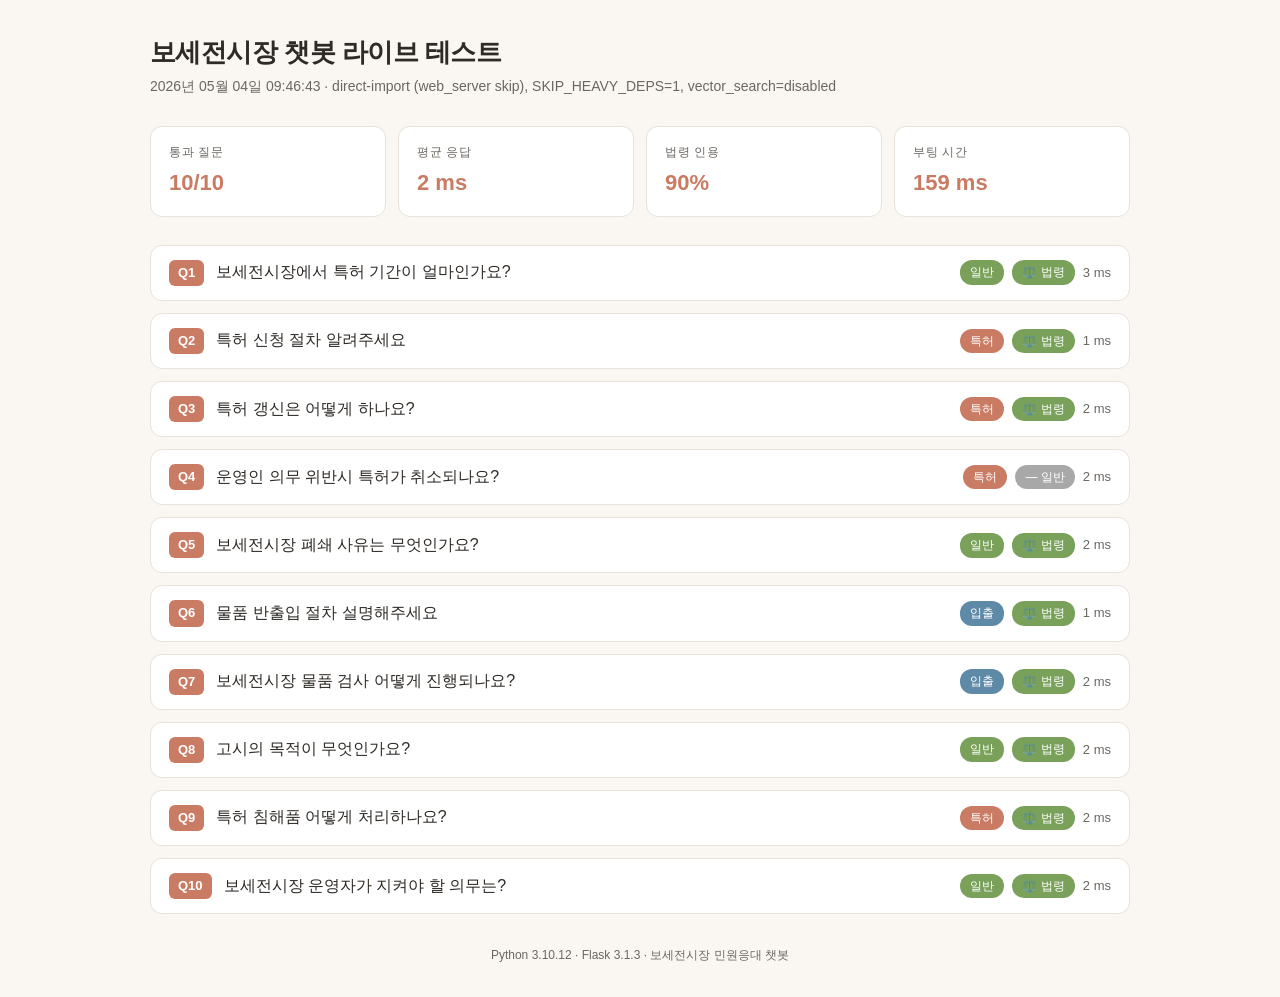
<file: reports/live_chatbot_test_20260504_094643.html>
<!doctype html>
<html lang="ko">
<head>
<meta charset="utf-8">
<title>보세전시장 챗봇 라이브 테스트 — 20260504_094643</title>
<style>
  :root {
    --bg: #faf7f2;
    --paper: #ffffff;
    --ink: #2e2a26;
    --ink-soft: #6b6660;
    --accent: #c97b63;
    --line: #e8e2d8;
  }
  * { box-sizing: border-box; }
  body {
    margin: 0; padding: 32px 20px;
    background: var(--bg);
    color: var(--ink);
    font-family: -apple-system, "Segoe UI", "Apple SD Gothic Neo", "Malgun Gothic", sans-serif;
    line-height: 1.55;
  }
  .wrap { max-width: 980px; margin: 0 auto; }
  h1 { font-size: 26px; margin: 0 0 4px; letter-spacing: -0.02em; }
  .sub { color: var(--ink-soft); margin-bottom: 28px; font-size: 14px; }
  .summary {
    display: grid; grid-template-columns: repeat(auto-fit, minmax(160px, 1fr));
    gap: 12px; margin-bottom: 28px;
  }
  .stat {
    background: var(--paper); border: 1px solid var(--line);
    border-radius: 12px; padding: 16px 18px;
  }
  .stat .label { font-size: 12px; color: var(--ink-soft); text-transform: uppercase; letter-spacing: 0.05em; }
  .stat .value { font-size: 22px; font-weight: 600; margin-top: 4px; color: var(--accent); }
  .card {
    background: var(--paper); border: 1px solid var(--line);
    border-radius: 12px; margin-bottom: 12px; overflow: hidden;
    transition: box-shadow 0.2s;
  }
  .card[open] { box-shadow: 0 2px 12px rgba(0,0,0,0.04); }
  summary {
    list-style: none; cursor: pointer; padding: 14px 18px;
    display: flex; align-items: center; gap: 12px; flex-wrap: wrap;
  }
  summary::-webkit-details-marker { display: none; }
  .num {
    background: var(--accent); color: white; font-weight: 600;
    padding: 3px 9px; border-radius: 6px; font-size: 13px; flex-shrink: 0;
  }
  .q { flex: 1; min-width: 240px; font-weight: 500; }
  .meta { display: flex; gap: 8px; align-items: center; flex-shrink: 0; }
  .pill {
    color: white; padding: 3px 10px; border-radius: 12px;
    font-size: 12px; font-weight: 500;
  }
  .time { color: var(--ink-soft); font-size: 13px; font-variant-numeric: tabular-nums; }
  .body { padding: 0 18px 18px; border-top: 1px solid var(--line); }
  .info {
    display: flex; gap: 18px; flex-wrap: wrap;
    padding: 12px 0; color: var(--ink-soft); font-size: 13px;
  }
  .info b { color: var(--ink); }
  pre {
    background: #f5f1ea; border: 1px solid var(--line); border-radius: 8px;
    padding: 14px; white-space: pre-wrap; word-break: break-word;
    font-family: "SF Mono", "Consolas", monospace; font-size: 13px;
    color: var(--ink); line-height: 1.6;
  }
  pre.legal { background: #f0eadf; border-color: #d8c8a8; }
  pre.error { background: #fbe9e7; border-color: #d4a8a0; color: #8a3a30; }
  footer { margin-top: 32px; color: var(--ink-soft); font-size: 12px; text-align: center; }
</style>
</head>
<body>
<div class="wrap">
  <h1>보세전시장 챗봇 라이브 테스트</h1>
  <div class="sub">2026년 05월 04일 09:46:43 · direct-import (web_server skip), SKIP_HEAVY_DEPS=1, vector_search=disabled</div>
  <div class="summary">
    <div class="stat"><div class="label">통과 질문</div><div class="value">10/10</div></div>
    <div class="stat"><div class="label">평균 응답</div><div class="value">2 ms</div></div>
    <div class="stat"><div class="label">법령 인용</div><div class="value">90%</div></div>
    <div class="stat"><div class="label">부팅 시간</div><div class="value">159 ms</div></div>
  </div>
  
    <details class="card">
      <summary>
        <span class="num">Q1</span>
        <span class="q">보세전시장에서 특허 기간이 얼마인가요?</span>
        <span class="meta">
          <span class="pill" style="background:#7aa15a">일반</span>
          <span class="pill" style="background:#7aa15a">⚖️ 법령</span>
          <span class="time">3 ms</span>
        </span>
      </summary>
      <div class="body">
        <div class="info">
          <span><b>카테고리:</b> EXHIBITION</span>
          <span><b>의도:</b> permit_need (0.17)</span>
          <span><b>위험도:</b> high</span>
        </div>
        <pre class="answer">문의하신 내용은 [전시/사용]에 관한 사항입니다.

결론:
- 보세전시장은 박람회,전람회,견본품 전시회 등의 운영을 위한 외국물품을 장치,전시,사용할 수 있는 곳입니다.

설명:
1. 보세전시장은 박람회·전람회·견본품 전시회 등의 운영을 위한 외국물품을 장치·전시·사용할 수 있는 곳입니다. 다만 전시 물품이 식품·의약품·의료기기·검역 대상 등 타법 요건에 해당하는 경우, 해당 법령의 요건도 함께 충족해야 합니다. 전시 가능 여부는 물품의 성질과 행사 목적에 따라 달라지므로 관할 세관과 사전 협의하는 것이 안전합니다.

민원인이 확인할 사항:
- 해당 물품은 외국물품인가요?
- 행사 목적이 전시인가요, 판매인가요, 시식·증정인가요?
- 행사 장소가 보세전시장 특허를 받은 곳인가요?

근거:
- 관세법 제190조
- 보세전시장 운영에 관한 고시

안내:
- 본 답변은 일반적인 안내용 설명이며, 구체적인 사실관계에 따라 달라질 수 있습니다.
- 최종 처리는 관할 세관 또는 해당 소관기관 확인이 필요합니다.

[면책조항] 본 답변은 법적 효력이 없으며, 정확한 사항은 관할 세관에 문의하시기 바랍니다. 구체적인 사실관계에 따라 다르게 적용될 수 있습니다.</pre>
        <pre class="legal">(법조항 인용)</pre>
        
      </div>
    </details>
    <details class="card">
      <summary>
        <span class="num">Q2</span>
        <span class="q">특허 신청 절차 알려주세요</span>
        <span class="meta">
          <span class="pill" style="background:#c97b63">특허</span>
          <span class="pill" style="background:#7aa15a">⚖️ 법령</span>
          <span class="time">1 ms</span>
        </span>
      </summary>
      <div class="body">
        <div class="info">
          <span><b>카테고리:</b> LICENSE</span>
          <span><b>의도:</b> inbound_declaration (0.17)</span>
          <span><b>위험도:</b> low</span>
        </div>
        <pre class="answer">문의하신 내용은 [특허/운영]에 관한 사항입니다.

결론:
- 보세전시장 운영에 관한 고시에는 특허장소, 특허신청 관련 규정이 있으며, 보세전시장으로 특허받을 수 있는 장소와 신청 절차가 규정되어 있습니다.

설명:
1. 보세전시장 운영에 관한 고시에는 특허장소, 특허신청 관련 규정이 있으며, 보세전시장으로 특허받을 수 있는 장소와 신청 절차가 규정되어 있습니다. 실제 신청인은 행사 장소, 운영 계획, 반입 예정 물품, 관리 체계 등을 기준으로 관할 세관과 사전협의하는 것이 안전합니다.

민원인이 확인할 사항:
- 해당 물품은 외국물품인가요?
- 행사 장소가 보세전시장 특허를 받은 곳인가요?

근거:
- 보세전시장 운영에 관한 고시 제4조(특허장소)
- 보세전시장 운영에 관한 고시 제6조(특허신청)

안내:
- 본 답변은 일반적인 안내용 설명이며, 구체적인 사실관계에 따라 달라질 수 있습니다.
- 최종 처리는 관할 세관 또는 해당 소관기관 확인이 필요합니다.</pre>
        <pre class="legal">(법조항 인용)</pre>
        
      </div>
    </details>
    <details class="card">
      <summary>
        <span class="num">Q3</span>
        <span class="q">특허 갱신은 어떻게 하나요?</span>
        <span class="meta">
          <span class="pill" style="background:#c97b63">특허</span>
          <span class="pill" style="background:#7aa15a">⚖️ 법령</span>
          <span class="time">2 ms</span>
        </span>
      </summary>
      <div class="body">
        <div class="info">
          <span><b>카테고리:</b> LICENSE</span>
          <span><b>의도:</b> permit_change_or_extension (0.17)</span>
          <span><b>위험도:</b> low</span>
        </div>
        <pre class="answer">문의하신 내용은 [특허/운영]에 관한 사항입니다.

결론:
- 보세전시장의 특허기간은 행사 회기를 기준으로 설정되며, 행사 연장 등으로 특허기간 변경이 필요한 경우 관할 세관에 변경 신청을 해야 합니다.

설명:
1. 보세전시장의 특허기간은 행사 회기를 기준으로 설정되며, 행사 연장 등으로 특허기간 변경이 필요한 경우 관할 세관에 변경 신청을 해야 합니다. 구체적인 갱신·연장 절차와 가능 여부는 관할 세관에서 심사합니다.

민원인이 확인할 사항:
- 해당 물품은 외국물품인가요?
- 행사 장소가 보세전시장 특허를 받은 곳인가요?

근거:
- 보세전시장 운영에 관한 고시 제5조(특허기간)

안내:
- 본 답변은 일반적인 안내용 설명이며, 구체적인 사실관계에 따라 달라질 수 있습니다.
- 최종 처리는 관할 세관 또는 해당 소관기관 확인이 필요합니다.</pre>
        <pre class="legal">(법조항 인용)</pre>
        
      </div>
    </details>
    <details class="card">
      <summary>
        <span class="num">Q4</span>
        <span class="q">운영인 의무 위반시 특허가 취소되나요?</span>
        <span class="meta">
          <span class="pill" style="background:#c97b63">특허</span>
          <span class="pill" style="background:#a8a8a8">— 일반</span>
          <span class="time">2 ms</span>
        </span>
      </summary>
      <div class="body">
        <div class="info">
          <span><b>카테고리:</b> PENALTIES</span>
          <span><b>의도:</b> inventory_management (0.17)</span>
          <span><b>위험도:</b> high</span>
        </div>
        <pre class="answer">문의하신 내용은 [벌칙/제재]에 관한 사항입니다.

결론:
- 보세전시장 운영인이 관세법 및 관련 고시상 의무를 위반하는 경우, 특허 취소, 업무 정지, 과태료 등의 행정 처분이 가능합니다.

설명:
1. 보세전시장 운영인이 관세법 및 관련 고시상 의무를 위반하는 경우, 특허 취소, 업무 정지, 과태료 등의 행정 처분이 가능합니다. 구체적인 처분 기준은 위반 유형과 경중에 따라 다르며, 관세청 보세산업과 또는 관할 세관에서 판단합니다.

민원인이 확인할 사항:
- 해당 물품은 외국물품인가요?
- 이미 관할 세관과 사전 협의를 하셨나요?

근거:
- 관세법
- 보세전시장 운영에 관한 고시

안내:
- 본 답변은 일반적인 안내용 설명이며, 구체적인 사실관계에 따라 달라질 수 있습니다.
- 최종 처리는 관할 세관 또는 해당 소관기관 확인이 필요합니다.

[면책조항] 본 답변은 법적 효력이 없으며, 정확한 사항은 관할 세관에 문의하시기 바랍니다. 구체적인 사실관계에 따라 다르게 적용될 수 있습니다.</pre>
        
        
      </div>
    </details>
    <details class="card">
      <summary>
        <span class="num">Q5</span>
        <span class="q">보세전시장 폐쇄 사유는 무엇인가요?</span>
        <span class="meta">
          <span class="pill" style="background:#7aa15a">일반</span>
          <span class="pill" style="background:#7aa15a">⚖️ 법령</span>
          <span class="time">2 ms</span>
        </span>
      </summary>
      <div class="body">
        <div class="info">
          <span><b>카테고리:</b> GENERAL</span>
          <span><b>의도:</b> permit_need (0.17)</span>
          <span><b>위험도:</b> medium</span>
        </div>
        <pre class="answer">문의하신 내용은 [제도 일반]에 관한 사항입니다.

결론:
- 보세전시장은 박람회, 전람회, 견본품 전시회 등의 운영을 위해 외국물품을 장치,전시,사용할 수 있는 보세구역입니다.

설명:
1. 보세전시장은 박람회, 전람회, 견본품 전시회 등의 운영을 위해 외국물품을 장치·전시·사용할 수 있는 보세구역입니다. 일반 창고나 일반 행사장과는 달리, 전시 목적의 외국물품을 일정한 통제 아래 둘 수 있는 특별한 제도입니다.

민원인이 확인할 사항:
- 해당 물품은 외국물품인가요?

근거:
- 관세법 제190조

안내:
- 본 답변은 일반적인 안내용 설명이며, 구체적인 사실관계에 따라 달라질 수 있습니다.
- 최종 처리는 관할 세관 또는 해당 소관기관 확인이 필요합니다.

[면책조항] 본 안내는 일반적인 참고 정보이며, 구체적인 사실관계에 따라 달라질 수 있습니다. 최종 처리는 관할 세관 또는 해당 소관기관 확인이 필요합니다.</pre>
        <pre class="legal">(법조항 인용)</pre>
        
      </div>
    </details>
    <details class="card">
      <summary>
        <span class="num">Q6</span>
        <span class="q">물품 반출입 절차 설명해주세요</span>
        <span class="meta">
          <span class="pill" style="background:#5e8aa8">입출</span>
          <span class="pill" style="background:#7aa15a">⚖️ 법령</span>
          <span class="time">1 ms</span>
        </span>
      </summary>
      <div class="body">
        <div class="info">
          <span><b>카테고리:</b> IMPORT_EXPORT</span>
          <span><b>의도:</b> inbound_declaration (0.17)</span>
          <span><b>위험도:</b> medium</span>
        </div>
        <pre class="answer">문의하신 내용은 [반입/반출]에 관한 사항입니다.

결론:
- 네. 보세전시장 운영에 관한 고시에 따르면 보세전시장에 물품을 반출입하려는 자는 세관장에게 반출입신고를 해야 합니다.

설명:
1. 네. 보세전시장 운영에 관한 고시에 따르면 보세전시장에 물품을 반출입하려는 자는 세관장에게 반출입신고를 해야 합니다. 또한 반입신고된 외국물품이 보세전시장에 반입된 경우 운영인은 세관공무원의 검사를 받아야 합니다.

민원인이 확인할 사항:
- 해당 물품은 외국물품인가요?
- 물품을 행사 후 재반출(해외 반송)할 예정인가요, 국내 판매할 예정인가요?
- 행사 장소가 보세전시장 특허를 받은 곳인가요?

근거:
- 보세전시장 운영에 관한 고시 제10조(반출입의 신고)
- 보세전시장 운영에 관한 고시 제11조(물품검사)

안내:
- 본 답변은 일반적인 안내용 설명이며, 구체적인 사실관계에 따라 달라질 수 있습니다.
- 최종 처리는 관할 세관 또는 해당 소관기관 확인이 필요합니다.

[면책조항] 본 안내는 일반적인 참고 정보이며, 구체적인 사실관계에 따라 달라질 수 있습니다. 최종 처리는 관할 세관 또는 해당 소관기관 확인이 필요합니다.</pre>
        <pre class="legal">(법조항 인용)</pre>
        
      </div>
    </details>
    <details class="card">
      <summary>
        <span class="num">Q7</span>
        <span class="q">보세전시장 물품 검사 어떻게 진행되나요?</span>
        <span class="meta">
          <span class="pill" style="background:#5e8aa8">입출</span>
          <span class="pill" style="background:#7aa15a">⚖️ 법령</span>
          <span class="time">2 ms</span>
        </span>
      </summary>
      <div class="body">
        <div class="info">
          <span><b>카테고리:</b> FOOD_TASTING</span>
          <span><b>의도:</b> permit_need (0.17)</span>
          <span><b>위험도:</b> medium</span>
        </div>
        <pre class="answer">문의하신 내용은 [시식용 식품]에 관한 사항입니다.

결론:
- 원칙적으로 수입식품은 세관장확인 생략이 불가합니다.

설명:
1. 원칙적으로 수입식품은 세관장확인 생략이 불가합니다. 다만 수입식품안전관리특별법 시행규칙 별표 9 제1호 등에 해당하는 일부 식품은 예외가 있을 수 있습니다. 관세청 FAQ에는 보세전시장 운영자가 박람회 등 행사에서 홍보 및 시식용으로 사용하기 위해 전시용품 또는 증여물품으로 반입신고하는 수입식품 등에 관한 예외 규정이 소개되어 있습니다. 실무적으로는 식약처 요건까지 함께 확인해야 합니다.

민원인이 확인할 사항:
- 해당 물품은 외국물품인가요?
- 행사 목적이 전시인가요, 판매인가요, 시식·증정인가요?
- 해당 물품이 식품·의료기기·검역대상 등 타법 요건에 해당하나요?

근거:
- 관세법 제226조 관련 관세청 FAQ
- 관세청 고객지원센터 FAQ: 보세전시장 시식용 식품 수입신고 요건확인

추가 안내:
- 시식용 식품의 요건확인·검역·식약처 협업 사항은 복합적이므로, 관세청 고객지원센터(125) 또는 관할 세관에 문의하시기 바랍니다.

안내:
- 본 답변은 일반적인 안내용 설명이며, 구체적인 사실관계에 따라 달라질 수 있습니다.
- 최종 처리는 관할 세관 또는 해당 소관기관 확인이 필요합니다.

[면책조항] 본 안내는 일반적인 참고 정보이며, 구체적인 사실관계에 따라 달라질 수 있습니다. 최종 처리는 관할 세관 또는 해당 소관기관 확인이 필요합니다.</pre>
        <pre class="legal">(법조항 인용)</pre>
        
      </div>
    </details>
    <details class="card">
      <summary>
        <span class="num">Q8</span>
        <span class="q">고시의 목적이 무엇인가요?</span>
        <span class="meta">
          <span class="pill" style="background:#7aa15a">일반</span>
          <span class="pill" style="background:#7aa15a">⚖️ 법령</span>
          <span class="time">2 ms</span>
        </span>
      </summary>
      <div class="body">
        <div class="info">
          <span><b>카테고리:</b> GENERAL</span>
          <span><b>의도:</b> unknown (0.00)</span>
          <span><b>위험도:</b> low</span>
        </div>
        <pre class="answer">문의하신 내용은 [제도 일반]에 관한 사항입니다.

결론:
- 보세전시장은 박람회, 전람회, 견본품 전시회 등의 운영을 위해 외국물품을 장치,전시,사용할 수 있는 보세구역입니다.

설명:
1. 보세전시장은 박람회, 전람회, 견본품 전시회 등의 운영을 위해 외국물품을 장치·전시·사용할 수 있는 보세구역입니다. 일반 창고나 일반 행사장과는 달리, 전시 목적의 외국물품을 일정한 통제 아래 둘 수 있는 특별한 제도입니다.

민원인이 확인할 사항:
- 해당 물품은 외국물품인가요?

근거:
- 관세법 제190조

안내:
- 본 답변은 일반적인 안내용 설명이며, 구체적인 사실관계에 따라 달라질 수 있습니다.
- 최종 처리는 관할 세관 또는 해당 소관기관 확인이 필요합니다.</pre>
        <pre class="legal">(법조항 인용)</pre>
        
      </div>
    </details>
    <details class="card">
      <summary>
        <span class="num">Q9</span>
        <span class="q">특허 침해품 어떻게 처리하나요?</span>
        <span class="meta">
          <span class="pill" style="background:#c97b63">특허</span>
          <span class="pill" style="background:#7aa15a">⚖️ 법령</span>
          <span class="time">2 ms</span>
        </span>
      </summary>
      <div class="body">
        <div class="info">
          <span><b>카테고리:</b> LICENSE</span>
          <span><b>의도:</b> unknown (0.00)</span>
          <span><b>위험도:</b> low</span>
        </div>
        <pre class="answer">문의하신 내용은 [특허/운영]에 관한 사항입니다.

결론:
- 보세전시장 운영에 관한 고시에는 특허장소, 특허신청 관련 규정이 있으며, 보세전시장으로 특허받을 수 있는 장소와 신청 절차가 규정되어 있습니다.

설명:
1. 보세전시장 운영에 관한 고시에는 특허장소, 특허신청 관련 규정이 있으며, 보세전시장으로 특허받을 수 있는 장소와 신청 절차가 규정되어 있습니다. 실제 신청인은 행사 장소, 운영 계획, 반입 예정 물품, 관리 체계 등을 기준으로 관할 세관과 사전협의하는 것이 안전합니다.

민원인이 확인할 사항:
- 해당 물품은 외국물품인가요?
- 행사 장소가 보세전시장 특허를 받은 곳인가요?

근거:
- 보세전시장 운영에 관한 고시 제4조(특허장소)
- 보세전시장 운영에 관한 고시 제6조(특허신청)

안내:
- 본 답변은 일반적인 안내용 설명이며, 구체적인 사실관계에 따라 달라질 수 있습니다.
- 최종 처리는 관할 세관 또는 해당 소관기관 확인이 필요합니다.</pre>
        <pre class="legal">(법조항 인용)</pre>
        
      </div>
    </details>
    <details class="card">
      <summary>
        <span class="num">Q10</span>
        <span class="q">보세전시장 운영자가 지켜야 할 의무는?</span>
        <span class="meta">
          <span class="pill" style="background:#7aa15a">일반</span>
          <span class="pill" style="background:#7aa15a">⚖️ 법령</span>
          <span class="time">2 ms</span>
        </span>
      </summary>
      <div class="body">
        <div class="info">
          <span><b>카테고리:</b> EXHIBITION</span>
          <span><b>의도:</b> operator_obligations (0.50)</span>
          <span><b>위험도:</b> high</span>
        </div>
        <pre class="answer">문의하신 내용은 [전시/사용]에 관한 사항입니다.

결론:
- 보세전시장은 박람회,전람회,견본품 전시회 등의 운영을 위한 외국물품을 장치,전시,사용할 수 있는 곳입니다.

설명:
1. 보세전시장은 박람회·전람회·견본품 전시회 등의 운영을 위한 외국물품을 장치·전시·사용할 수 있는 곳입니다. 다만 전시 물품이 식품·의약품·의료기기·검역 대상 등 타법 요건에 해당하는 경우, 해당 법령의 요건도 함께 충족해야 합니다. 전시 가능 여부는 물품의 성질과 행사 목적에 따라 달라지므로 관할 세관과 사전 협의하는 것이 안전합니다.

민원인이 확인할 사항:
- 해당 물품은 외국물품인가요?
- 행사 목적이 전시인가요, 판매인가요, 시식·증정인가요?
- 행사 장소가 보세전시장 특허를 받은 곳인가요?

근거:
- 관세법 제190조
- 보세전시장 운영에 관한 고시

안내:
- 본 답변은 일반적인 안내용 설명이며, 구체적인 사실관계에 따라 달라질 수 있습니다.
- 최종 처리는 관할 세관 또는 해당 소관기관 확인이 필요합니다.

[면책조항] 본 답변은 법적 효력이 없으며, 정확한 사항은 관할 세관에 문의하시기 바랍니다. 구체적인 사실관계에 따라 다르게 적용될 수 있습니다.</pre>
        <pre class="legal">(법조항 인용)</pre>
        
      </div>
    </details>
  <footer>Python 3.10.12 · Flask 3.1.3 · 보세전시장 민원응대 챗봇</footer>
</div>
</body>
</html>
</file>
